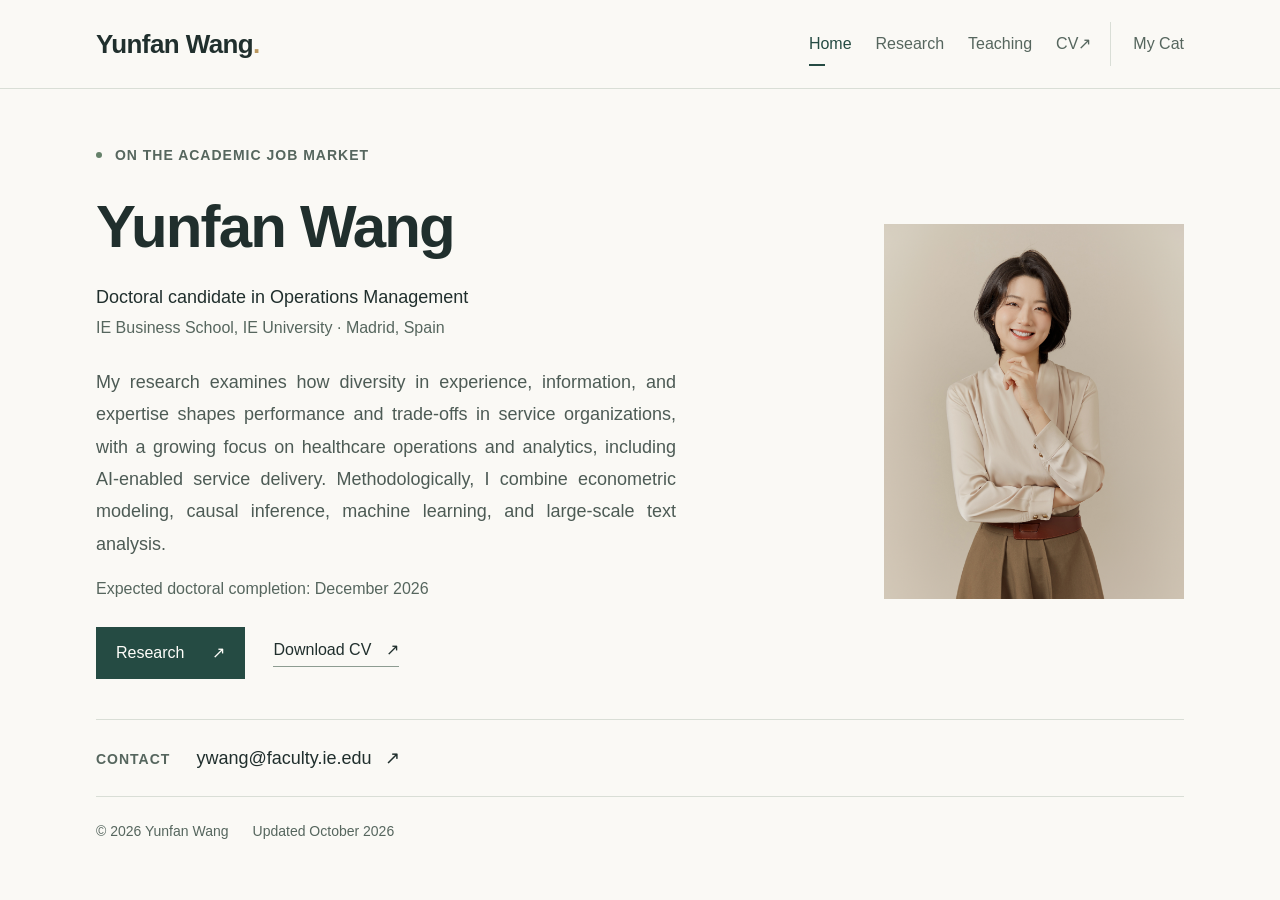
<file: index.html>
<!doctype html>
<html lang="en">
<head>
  <meta charset="utf-8">
  <meta name="viewport" content="width=device-width, initial-scale=1">
  <meta name="description" content="Yunfan Wang, doctoral candidate in Operations Management at IE Business School, IE University.">
  <meta name="theme-color" content="#254b43">
  <title>Yunfan Wang | Operations Management</title>
  <link rel="icon" href="assets/favicon.svg" type="image/svg+xml">
  <link rel="stylesheet" href="styles.css?v=justify-wholewords-20261023">
  <link rel="stylesheet" href="typography.css?v=site-rhythm-20261024">
  <script src="script.js?v=cat-20261023" defer></script>
</head>
<body class="home-page" data-page="home">
  <a class="skip-link" href="#main">Skip to content</a>
  <header class="site-header">
    <div class="header-inner">
      <a class="wordmark" href="index.html">Yunfan Wang<span class="wordmark-dot" aria-hidden="true">.</span></a>
      <button class="menu-toggle" aria-expanded="false" aria-controls="main-nav">Menu <span aria-hidden="true">+</span></button>
      <nav id="main-nav" aria-label="Main navigation">
        <a href="index.html" aria-current="page">Home</a>
        <a href="research.html">Research</a>
        <a href="teaching.html">Teaching</a>
        <a href="assets/Yunfan_Wang_CV.pdf" target="_blank" rel="noopener">CV <span aria-hidden="true">↗</span><span class="sr-only"> (PDF, opens in new tab)</span></a>
        <a class="personal-nav" href="my-cat.html">My Cat</a>
      </nav>
    </div>
  </header>
  <main id="main">
    <section class="hero" id="about" aria-labelledby="name">
      <div class="hero-copy">
        <p class="eyebrow"><span class="status-dot" aria-hidden="true"></span> On the academic job market</p>
        <h1 id="name">Yunfan Wang</h1>
        <p class="role">Doctoral candidate in Operations Management</p>
        <p class="affiliation">IE Business School, IE University · Madrid, Spain</p>
        <div class="intro"><p>My research examines how diversity in experience, information, and expertise shapes performance and trade-offs in service organizations, with a growing focus on healthcare operations and analytics, including AI-enabled service delivery. Methodologically, I combine econometric modeling, causal inference, machine learning, and large-scale text analysis.</p></div>
        <p class="home-completion">Expected doctoral completion: December 2026</p>
        <div class="hero-actions">
          <a class="button button-primary" href="research.html">Research <span aria-hidden="true">↗</span></a>
          <a class="text-link" href="assets/Yunfan_Wang_CV.pdf" download>Download CV <span aria-hidden="true">↗</span><span class="sr-only"> (PDF)</span></a>
        </div>
      </div>
      <figure class="portrait home-portrait"><img src="assets/yunfan-wang-portrait.jpeg" alt="Portrait of Yunfan Wang" width="4480" height="6720" decoding="async" fetchpriority="high"></figure>
    </section>
    <section class="home-contact" id="contact" aria-label="Contact">
      <span class="eyebrow">Contact</span>
      <a href="mailto:ywang@faculty.ie.edu">ywang@faculty.ie.edu <span aria-hidden="true">↗</span></a>
    </section>
  </main>
  <footer><span>© 2026 Yunfan Wang</span><span>Updated October 2026</span></footer>
</body>
</html>
</file>
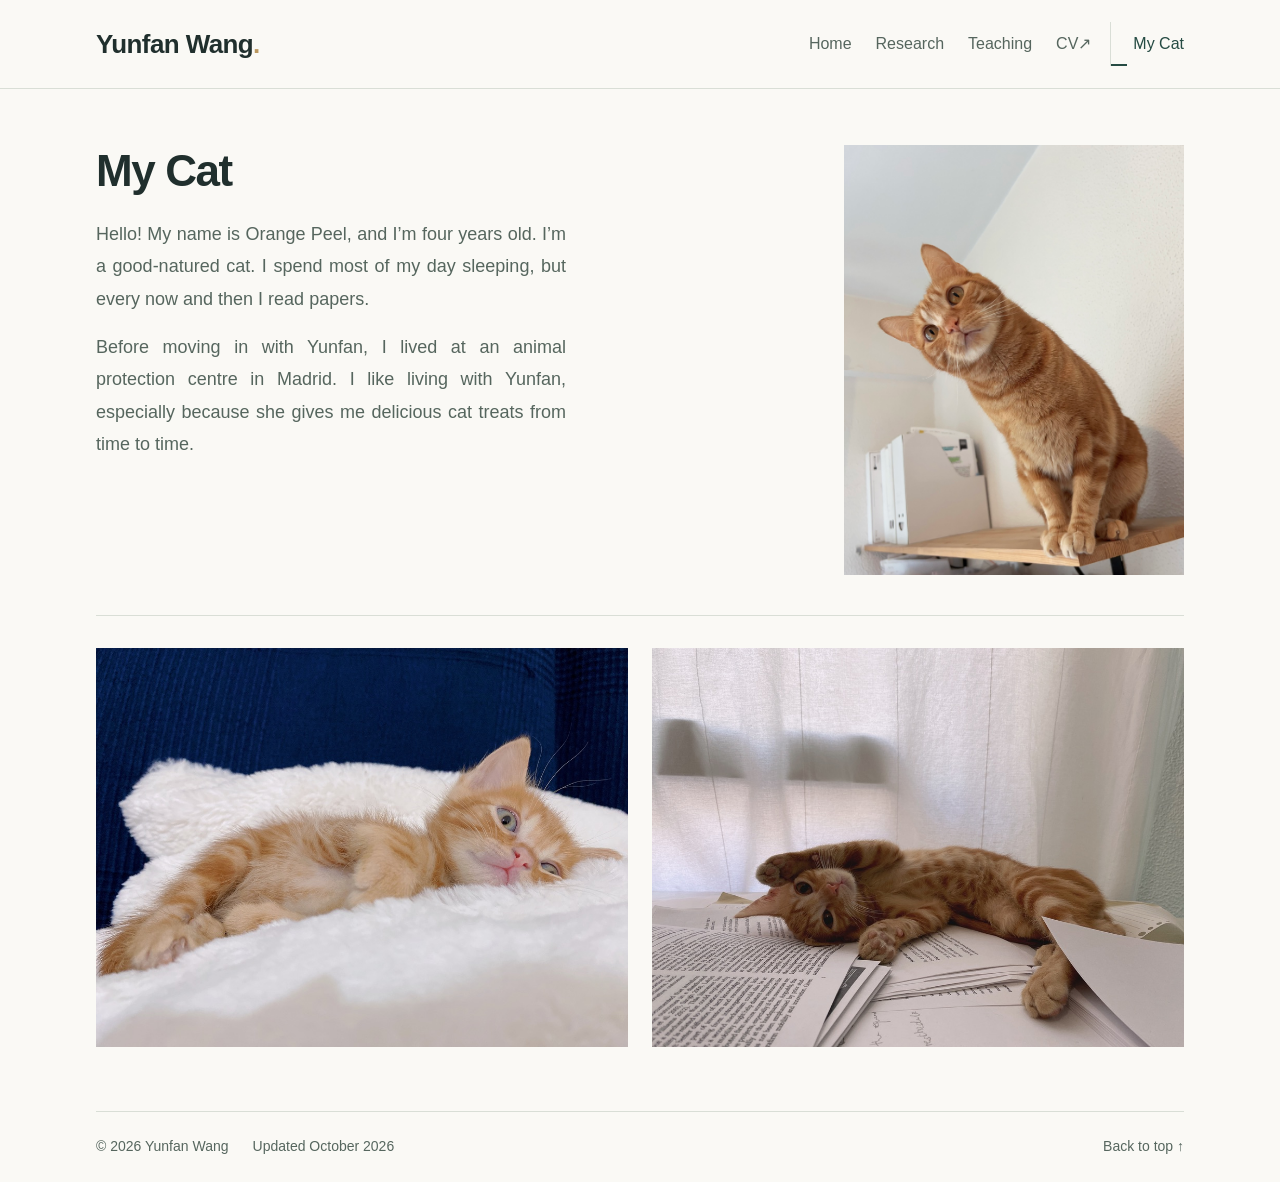
<file: my-cat.html>
<!doctype html>
<html lang="en">
<head>
  <meta charset="utf-8">
  <meta name="viewport" content="width=device-width, initial-scale=1">
  <meta name="description" content="Meet Orange Peel, Yunfan Wang's cat, adopted from an animal protection centre in Madrid.">
  <meta name="theme-color" content="#254b43">
  <title>My Cat | Yunfan Wang</title>
  <link rel="icon" href="assets/favicon.svg" type="image/svg+xml">
  <link rel="stylesheet" href="styles.css?v=justify-wholewords-20261023">
  <link rel="stylesheet" href="typography.css?v=site-rhythm-20261024">
  <script src="script.js?v=cat-copy-20261023" defer></script>
</head>
<body class="document-page cat-page" data-page="cat">
  <a class="skip-link" href="#main">Skip to content</a>
  <header class="site-header">
    <div class="header-inner">
      <a class="wordmark" href="index.html">Yunfan Wang<span class="wordmark-dot" aria-hidden="true">.</span></a>
      <button class="menu-toggle" aria-expanded="false" aria-controls="main-nav">Menu <span aria-hidden="true">+</span></button>
      <nav id="main-nav" aria-label="Main navigation">
        <a href="index.html">Home</a>
        <a href="research.html">Research</a>
        <a href="teaching.html">Teaching</a>
        <a href="assets/Yunfan_Wang_CV.pdf" target="_blank" rel="noopener">CV <span aria-hidden="true">↗</span><span class="sr-only"> (PDF, opens in new tab)</span></a>
        <a class="personal-nav" href="my-cat.html" aria-current="page">My Cat</a>
      </nav>
    </div>
  </header>
  <main id="main">
    <section class="cat-intro" aria-labelledby="cat-heading">
      <div class="cat-copy">
        <h1 id="cat-heading">My Cat</h1>
        <p class="cat-description">Hello! My name is Orange Peel, and I’m <span data-cat-age="2022-05-13" data-cat-age-format="words">four</span> years old. I’m a good-natured cat. I spend most of my day sleeping, but every now and then I read papers.</p>
        <p class="cat-description">Before moving in with Yunfan, I lived at an animal protection centre in Madrid. I like living with Yunfan, especially because she gives me delicious cat treats from time to time.</p>
      </div>
      <figure class="cat-main-photo">
        <a href="assets/cat-portrait.jpeg" target="_blank" rel="noopener" aria-label="View a full-size portrait of Orange Peel (opens in a new tab)"><img src="assets/cat-portrait.jpeg" alt="Orange Peel sitting on a shelf with his head tilted" width="1576" height="1994" decoding="async" fetchpriority="high"></a>
      </figure>
    </section>
    <section class="cat-gallery" aria-label="More photos of Orange Peel">
      <figure><a href="assets/cat-relaxing.jpeg" target="_blank" rel="noopener" aria-label="View Orange Peel relaxing (opens in a new tab)"><img src="assets/cat-relaxing.jpeg" alt="Orange Peel relaxing on a white blanket" width="1024" height="768" loading="lazy" decoding="async"></a></figure>
      <figure><a href="assets/cat-on-papers.jpeg" target="_blank" rel="noopener" aria-label="View Orange Peel among the papers (opens in a new tab)"><img src="assets/cat-on-papers.jpeg" alt="Orange Peel lying on a pile of papers" width="1024" height="768" loading="lazy" decoding="async"></a></figure>
    </section>
  </main>
  <footer><span>© 2026 Yunfan Wang</span><span>Updated October 2026</span><a href="#main">Back to top ↑</a></footer>
</body>
</html>
</file>
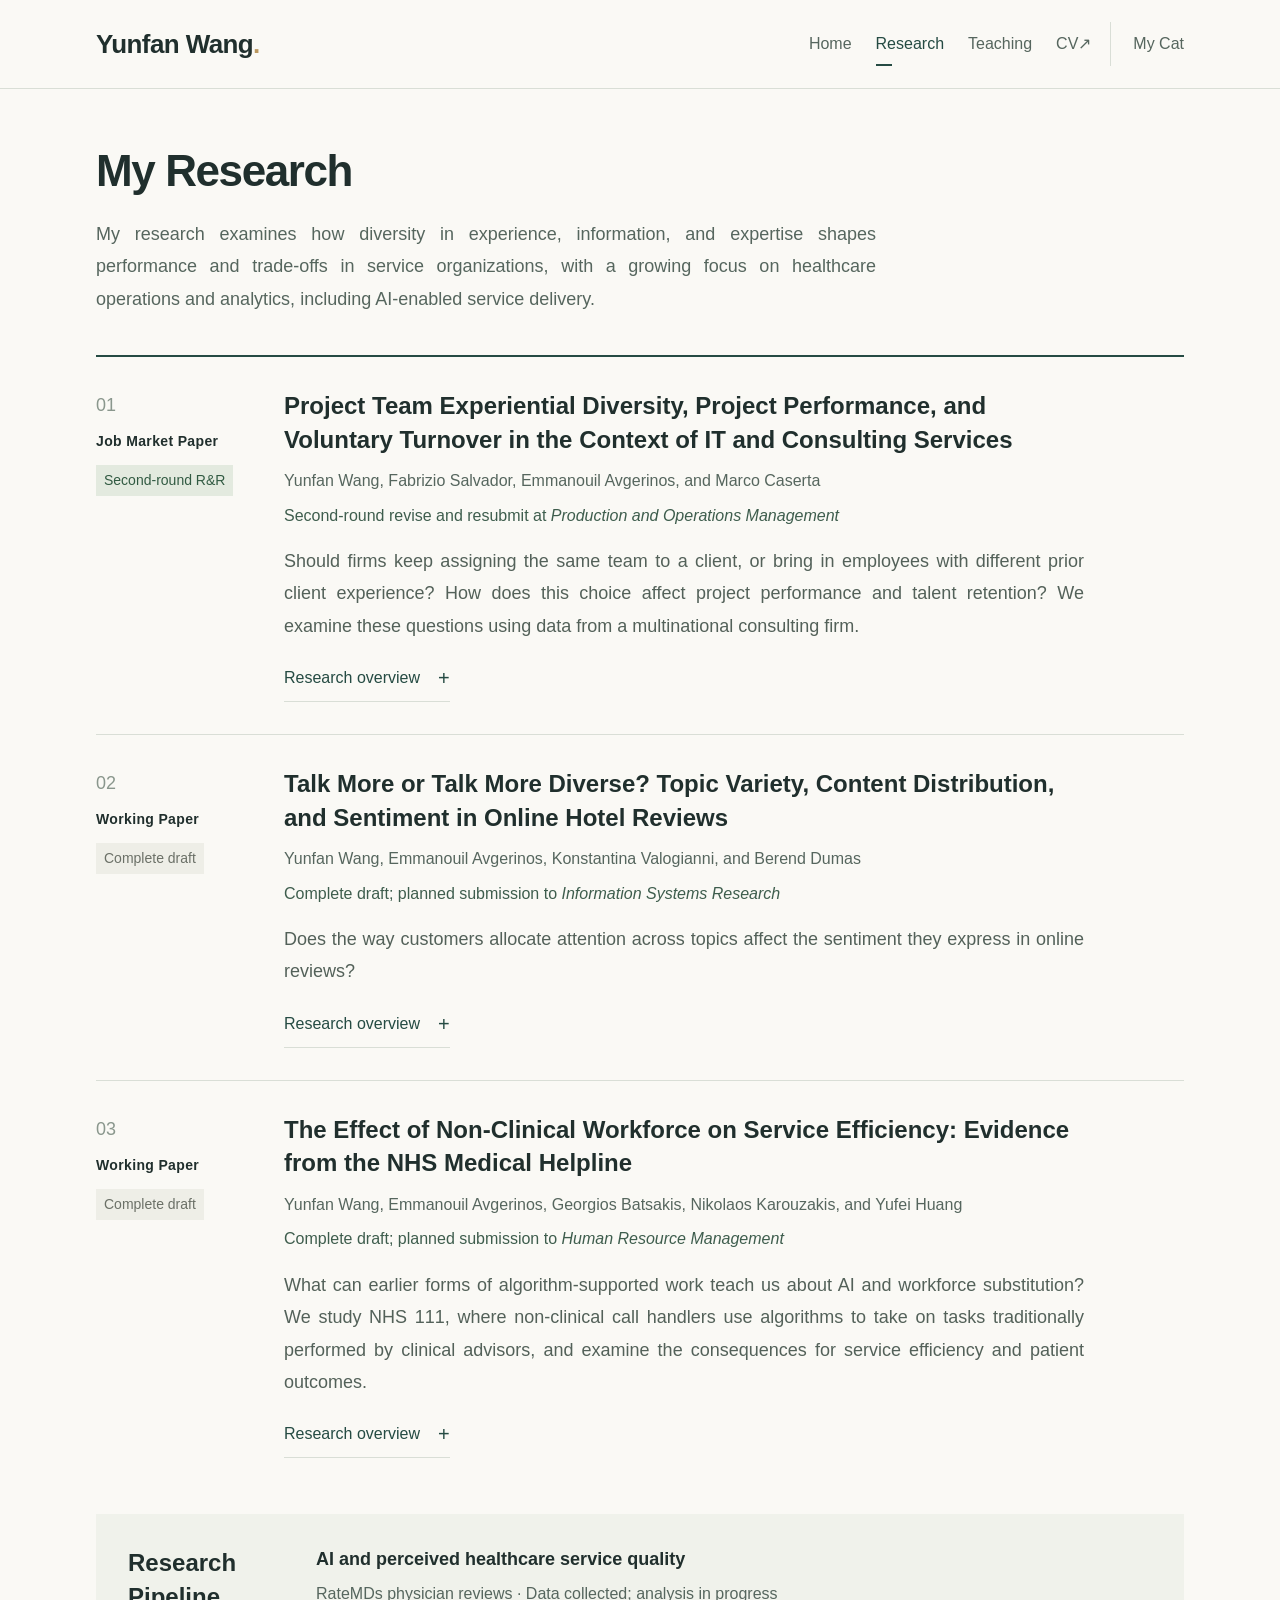
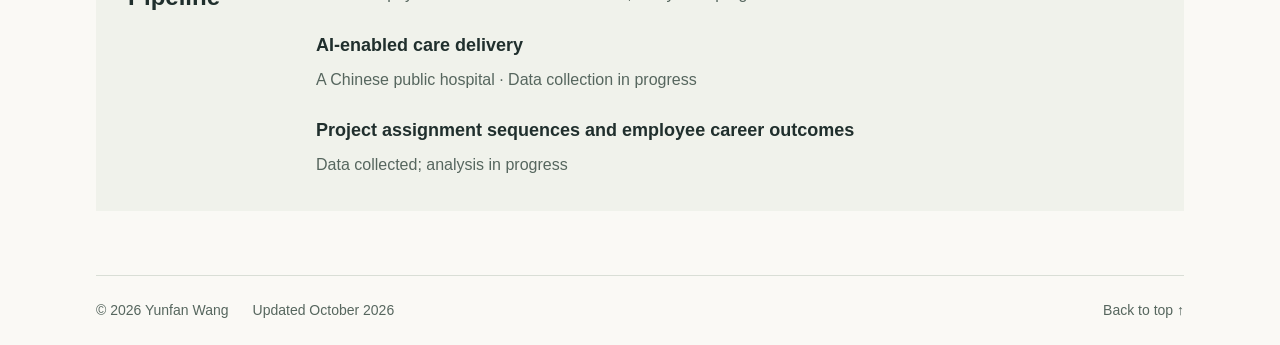
<file: research.html>
<!doctype html>
<html lang="en">
<head>
  <meta charset="utf-8">
  <meta name="viewport" content="width=device-width, initial-scale=1">
  <meta name="description" content="Research by Yunfan Wang on workforce design, diversity, information, and AI in service operations.">
  <meta name="theme-color" content="#254b43">
  <title>Research | Yunfan Wang</title>
  <link rel="icon" href="assets/favicon.svg" type="image/svg+xml">
  <link rel="stylesheet" href="styles.css?v=justify-wholewords-20261023">
  <link rel="stylesheet" href="typography.css?v=site-rhythm-20261024">
  <script src="script.js?v=cat-20261023" defer></script>
</head>
<body class="document-page" data-page="research">
  <a class="skip-link" href="#main">Skip to content</a>
  <header class="site-header">
    <div class="header-inner">
      <a class="wordmark" href="index.html">Yunfan Wang<span class="wordmark-dot" aria-hidden="true">.</span></a>
      <button class="menu-toggle" aria-expanded="false" aria-controls="main-nav">Menu <span aria-hidden="true">+</span></button>
      <nav id="main-nav" aria-label="Main navigation">
        <a href="index.html">Home</a>
        <a href="research.html" aria-current="page">Research</a>
        <a href="teaching.html">Teaching</a>
        <a href="assets/Yunfan_Wang_CV.pdf" target="_blank" rel="noopener">CV <span aria-hidden="true">↗</span><span class="sr-only"> (PDF, opens in new tab)</span></a>
        <a class="personal-nav" href="my-cat.html">My Cat</a>
      </nav>
    </div>
  </header>
  <main id="main">
    <section class="research document-section" id="research" aria-labelledby="research-heading">
      <div class="page-heading"><h1 id="research-heading">My Research</h1><p class="page-description">My research examines how diversity in experience, information, and expertise shapes performance and trade-offs in service organizations, with a growing focus on healthcare operations and analytics, including AI-enabled service delivery.</p></div>

      <article class="paper featured-paper">
        <div class="paper-meta"><span class="paper-number">01</span><span class="paper-category">Job Market Paper</span><span class="status-label">Second-round R&amp;R</span></div>
        <div class="paper-body">
          <h2>Project Team Experiential Diversity, Project Performance, and Voluntary Turnover in the Context of IT and Consulting Services</h2>
          <p class="authors">Yunfan Wang, Fabrizio Salvador, Emmanouil Avgerinos, and Marco Caserta</p>
          <p class="paper-status">Second-round revise and resubmit at <i>Production and Operations Management</i></p>
          <p class="paper-summary">Should firms keep assigning the same team to a client, or bring in employees with different prior client experience? How does this choice affect project performance and talent retention? We examine these questions using data from a multinational consulting firm.</p>
          <details><summary>Research overview <span aria-hidden="true">+</span></summary><div class="detail-content"><p>Project-based firms in knowledge-intensive industries pursue the dual goal of ensuring project profitability and creating a work environment that retains human capital—a key asset in this setting. From an operational standpoint, team composition is a key lever for supporting these two goals, but it presents a theoretical and practical conundrum. On the one hand, assigning employees to experientially diverse teams creates learning opportunities, which should improve performance. On the other hand, as learning increases employees’ market value, it can paradoxically also raise the risk of voluntary turnover. It can potentially harm performance as well, because creating experientially diverse teams implies giving up the potential benefits of stable, specialized teams. In this study, we investigate the effect of team experiential diversity using data from 810 project teams, involving 3,139 employees drawn from a multinational consulting and IT services firm. We focus on team experiential diversity relative to customer experience (i.e., client experience diversity) and familiarity among team members (i.e., coworker experience diversity) and find that both facets of team experiential diversity increase project performance but have an inverted U-shaped relationship with voluntary turnover. Overall, our results indicate that, below a critical threshold, changes in team experiential diversity entail a performance-retention trade-off that must be considered when composing project teams, and that is different from other trade-offs identified by research in voluntary work settings.</p></div></details>
        </div>
      </article>

      <article class="paper">
        <div class="paper-meta"><span class="paper-number">02</span><span class="paper-category">Working Paper</span><span class="status-label neutral">Complete draft</span></div>
        <div class="paper-body">
          <h2>Talk More or Talk More Diverse? Topic Variety, Content Distribution, and Sentiment in Online Hotel Reviews</h2>
          <p class="authors">Yunfan Wang, Emmanouil Avgerinos, Konstantina Valogianni, and Berend Dumas</p>
          <p class="paper-status">Complete draft; planned submission to <i>Information Systems Research</i></p>
          <p class="paper-summary">Does the way customers allocate attention across topics affect the sentiment they express in online reviews?</p>
          <details><summary>Research overview <span aria-hidden="true">+</span></summary><div class="detail-content"><p>The study examines information diversity in customer-generated review text. We conceptualize review diversity along two dimensions: topic variety, which captures the breadth of service attributes discussed in a review, and content distribution, which captures the extent to which review content is concentrated on a subset of those attributes. Using 119,630 English Booking.com reviews from 110 hotels in Amsterdam, Brussels, and London, we build an LLM-based pipeline to identify service topics and classify review sentiment. The results show that topic variety is positively associated with review sentiment, whereas content distribution is negatively associated with review sentiment; both effects are stronger among business travelers. The main contribution is to show that review sentiment is shaped not only by the service experience but also by how customers organize that experience in their writing. The paper also has practical implications for platform design and post-stay review solicitation, where prompts can encourage more informative and balanced customer feedback.</p></div></details>
        </div>
      </article>

      <article class="paper">
        <div class="paper-meta"><span class="paper-number">03</span><span class="paper-category">Working Paper</span><span class="status-label neutral">Complete draft</span></div>
        <div class="paper-body">
          <h2>The Effect of Non-Clinical Workforce on Service Efficiency: Evidence from the NHS Medical Helpline</h2>
          <p class="authors">Yunfan Wang, Emmanouil Avgerinos, Georgios Batsakis, Nikolaos Karouzakis, and Yufei Huang</p>
          <p class="paper-status">Complete draft; planned submission to <i>Human Resource Management</i></p>
          <p class="paper-summary">What can earlier forms of algorithm-supported work teach us about AI and workforce substitution? We study NHS 111, where non-clinical call handlers use algorithms to take on tasks traditionally performed by clinical advisors, and examine the consequences for service efficiency and patient outcomes.</p>
          <details><summary>Research overview <span aria-hidden="true">+</span></summary><div class="detail-content"><p>The study focuses on NHS 111 medical helpline call centers, where non-clinical call handlers and clinical advisors jointly provide advice for urgent but non-life-threatening medical issues. Using 1,105 provider-month observations from 32 NHS 111 call centers, we examine how the non-clinical labor mix—the ratio of time worked by call handlers to time worked by clinical advisors—affects service efficiency and patient-facing outcomes. We find that a higher non-clinical labor mix improves efficiency by increasing timely call-backs, but also increases referrals to other healthcare services, reduces self-care recommendations, and is associated with lower patient compliance. These results show that shifting work to non-clinical staff can increase speed and access, but it may also push costs to other parts of the healthcare system. The paper contributes to healthcare operations and workforce-management research by showing that labor substitution should be evaluated not only by front-end efficiency, but also by downstream service use and patient behavior.</p></div></details>
        </div>
      </article>

      <div class="pipeline">
        <div><h2>Research Pipeline</h2></div>
        <ul>
          <li><strong>AI and perceived healthcare service quality</strong><span>RateMDs physician reviews · Data collected; analysis in progress</span></li>
          <li><strong>AI-enabled care delivery</strong><span>A Chinese public hospital · Data collection in progress</span></li>
          <li><strong>Project assignment sequences and employee career outcomes</strong><span>Data collected; analysis in progress</span></li>
        </ul>
      </div>
    </section>
  </main>
  <footer><span>© 2026 Yunfan Wang</span><span>Updated October 2026</span><a href="#main">Back to top ↑</a></footer>
</body>
</html>
</file>
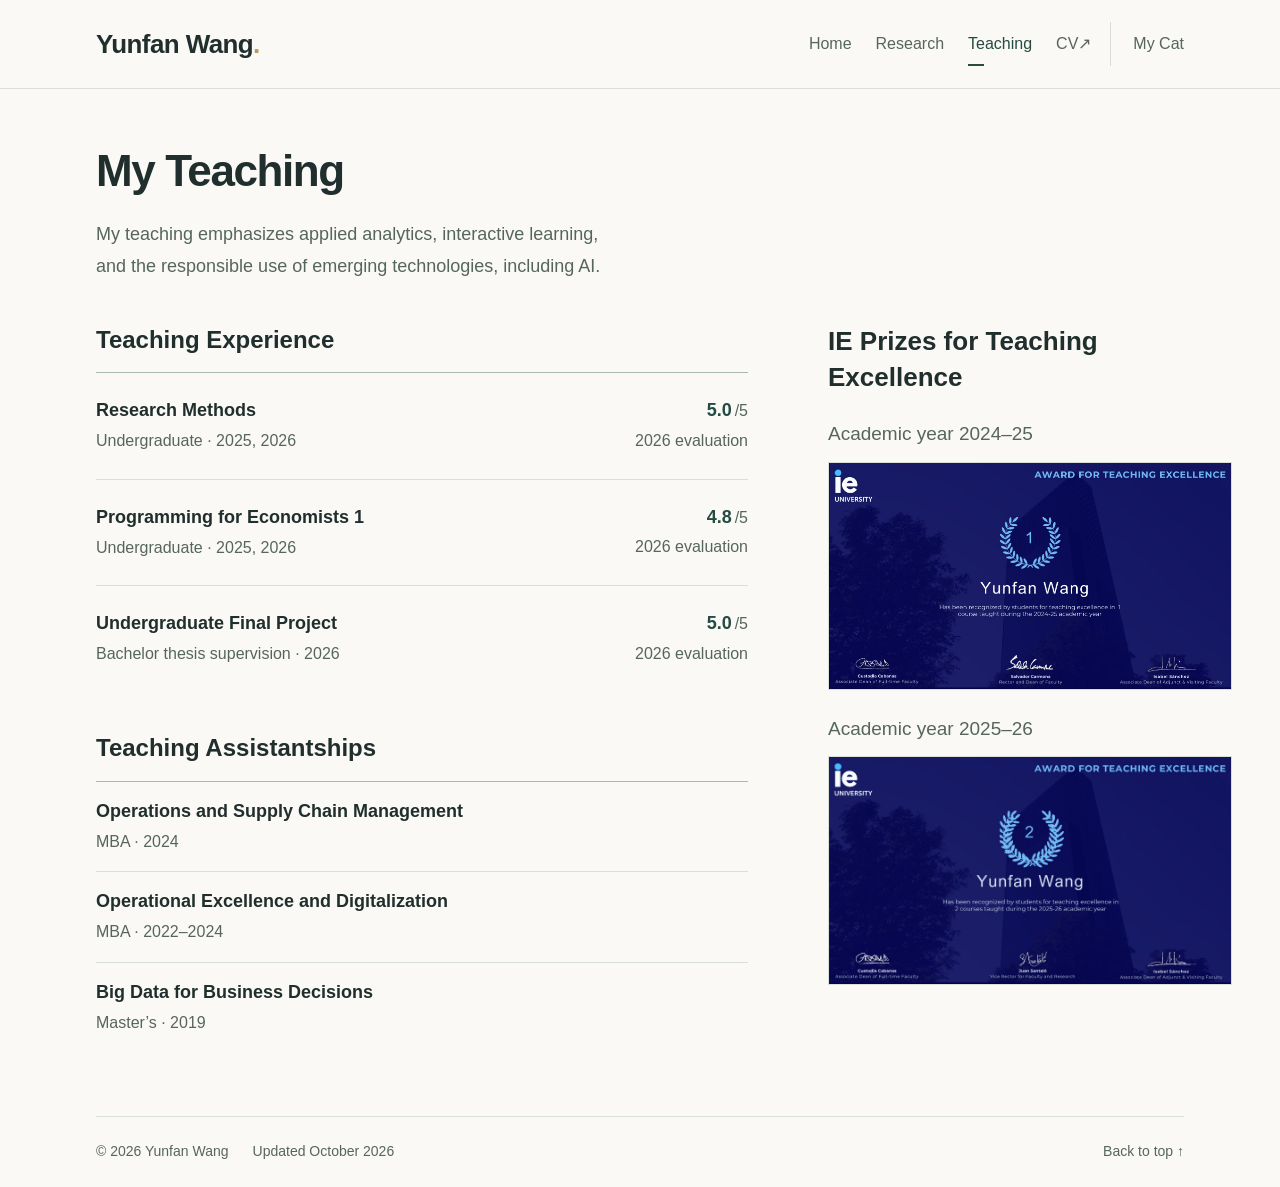
<file: teaching.html>
<!doctype html>
<html lang="en">
<head>
  <meta charset="utf-8">
  <meta name="viewport" content="width=device-width, initial-scale=1">
  <meta name="description" content="Teaching experience, courses, and teaching recognition of Yunfan Wang at IE University.">
  <meta name="theme-color" content="#254b43">
  <title>Teaching | Yunfan Wang</title>
  <link rel="icon" href="assets/favicon.svg" type="image/svg+xml">
  <link rel="stylesheet" href="styles.css?v=teaching-layout-20261023">
  <link rel="stylesheet" href="teaching.css?v=certificate-years-20261029">
  <link rel="stylesheet" href="typography.css?v=site-rhythm-20261024">
  <script src="script.js?v=cat-20261023" defer></script>
</head>
<body class="document-page teaching-page" data-page="teaching">
  <a class="skip-link" href="#main">Skip to content</a>
  <header class="site-header">
    <div class="header-inner">
      <a class="wordmark" href="index.html">Yunfan Wang<span class="wordmark-dot" aria-hidden="true">.</span></a>
      <button class="menu-toggle" aria-expanded="false" aria-controls="main-nav">Menu <span aria-hidden="true">+</span></button>
      <nav id="main-nav" aria-label="Main navigation">
        <a href="index.html">Home</a>
        <a href="research.html">Research</a>
        <a href="teaching.html" aria-current="page">Teaching</a>
        <a href="assets/Yunfan_Wang_CV.pdf" target="_blank" rel="noopener">CV <span aria-hidden="true">↗</span><span class="sr-only"> (PDF, opens in new tab)</span></a>
        <a class="personal-nav" href="my-cat.html">My Cat</a>
      </nav>
    </div>
  </header>
  <main id="main">
    <section class="teaching document-section" id="teaching" aria-labelledby="teaching-heading">
      <div class="page-heading"><h1 id="teaching-heading">My Teaching</h1><p class="page-description">My teaching emphasizes applied analytics, interactive learning,<br> and the responsible use of emerging technologies, including AI.</p></div>
      <div class="teaching-grid">
        <section class="teaching-experience" aria-labelledby="experience-heading">
          <h2 class="teaching-primary-heading" id="experience-heading">Teaching Experience</h2>
          <div class="teaching-course-list">
            <article class="teaching-course">
              <div><h3 class="teaching-course-name">Research Methods</h3><p class="teaching-course-meta">Undergraduate · 2025, 2026</p></div>
              <div class="teaching-evaluation"><p class="teaching-score"><strong>5.0</strong><span>/5</span></p><p class="teaching-score-caption">2026 evaluation</p></div>
            </article>
            <article class="teaching-course">
              <div><h3 class="teaching-course-name">Programming for Economists 1</h3><p class="teaching-course-meta">Undergraduate · 2025, 2026</p></div>
              <div class="teaching-evaluation"><p class="teaching-score"><strong>4.8</strong><span>/5</span></p><p class="teaching-score-caption">2026 evaluation</p></div>
            </article>
            <article class="teaching-course">
              <div><h3 class="teaching-course-name">Undergraduate Final Project</h3><p class="teaching-course-meta">Bachelor thesis supervision · 2026</p></div>
              <div class="teaching-evaluation"><p class="teaching-score"><strong>5.0</strong><span>/5</span></p><p class="teaching-score-caption">2026 evaluation</p></div>
            </article>
          </div>
          <section class="teaching-ta-section" aria-labelledby="assistantships-heading">
            <h3 class="teaching-ta-heading" id="assistantships-heading">Teaching Assistantships</h3>
            <div class="teaching-ta-courses">
              <div class="teaching-ta-course"><h4>Operations and Supply Chain Management</h4><p>MBA · 2024</p></div>
              <div class="teaching-ta-course"><h4>Operational Excellence and Digitalization</h4><p>MBA · 2022–2024</p></div>
              <div class="teaching-ta-course"><h4>Big Data for Business Decisions</h4><p>Master’s · 2019</p></div>
            </div>
          </section>
        </section>
        <aside class="teaching-award" aria-labelledby="teaching-award-heading">
          <h2 id="teaching-award-heading">IE Prizes for Teaching Excellence</h2>
          <figure class="teaching-certificate">
            <figcaption class="teaching-award-years">Academic year 2024–25</figcaption>
            <a href="assets/Yunfan_Wang_Teaching_Excellence_2024-25.pdf" target="_blank" rel="noopener" aria-label="View 2024–25 teaching excellence certificate (PDF, opens in a new tab)">
              <img src="assets/teaching-excellence-2024-25.jpg" alt="IE University Award for Teaching Excellence certificate for Yunfan Wang, academic year 2024–25" width="1600" height="900" decoding="async">
            </a>
          </figure>
          <figure class="teaching-certificate">
            <figcaption class="teaching-award-years">Academic year 2025–26</figcaption>
            <a href="assets/Yunfan_Wang_Teaching_Excellence_2025-26.pdf" target="_blank" rel="noopener" aria-label="View 2025–26 teaching excellence certificate (PDF, opens in a new tab)">
              <img src="assets/teaching-excellence-2025-26.jpg" alt="IE University Award for Teaching Excellence certificate for Yunfan Wang, academic year 2025–26" width="1800" height="1013" decoding="async">
            </a>
          </figure>
        </aside>
      </div>
    </section>
  </main>
  <footer><span>© 2026 Yunfan Wang</span><span>Updated October 2026</span><a href="#main">Back to top ↑</a></footer>
</body>
</html>
</file>
<file: styles.css>
:root{--paper:#faf9f5;--white:#fffefa;--ink:#202f2d;--muted:#56665e;--green:#254b43;--pale:#e9eee7;--line:#d9ded6;--gold:#bb985f;--serif:Georgia,'Times New Roman',serif;--sans:-apple-system,BlinkMacSystemFont,'Segoe UI',Arial,sans-serif}
*{box-sizing:border-box}html{scroll-behavior:smooth;scroll-padding-top:100px}body{margin:0;background:var(--paper);color:var(--ink);font-family:var(--sans);font-size:16px;line-height:1.65;-webkit-font-smoothing:antialiased}a{color:inherit;text-decoration:none}button{font:inherit}button,a,summary{-webkit-tap-highlight-color:transparent}a:focus-visible,button:focus-visible,summary:focus-visible{outline:3px solid var(--gold);outline-offset:6px}::selection{background:#d6e3d4}.sr-only{position:absolute;width:1px;height:1px;padding:0;overflow:hidden;clip:rect(0,0,0,0);white-space:nowrap;border:0}.skip-link{position:fixed;left:20px;top:-80px;padding:10px 18px;background:var(--green);color:white;z-index:20}.skip-link:focus{top:12px}.site-header{position:sticky;top:0;z-index:10;background:rgba(250,249,245,.96);border-bottom:1px solid var(--line)}.header-inner{max-width:1160px;margin:auto;min-height:88px;padding:0 36px;display:flex;align-items:center;justify-content:space-between;gap:24px}.wordmark{font-family:var(--serif);font-size:26px;letter-spacing:-.6px}.wordmark-dot{color:var(--gold)}nav{display:flex;gap:30px;align-items:center;font-size:14px}nav a{position:relative;padding:8px 0;color:var(--muted)}nav a:hover,nav a[aria-current]{color:var(--green)}nav a[aria-current]::after{content:'';position:absolute;left:0;bottom:0;width:16px;height:2px;background:var(--green)}.menu-toggle{display:none}main{max-width:1160px;margin:auto;padding:0 36px}.page-section{scroll-margin-top:20px}.hero{display:grid;grid-template-columns:minmax(0,1fr) 300px;gap:74px;padding:90px 0 94px;border-bottom:1px solid var(--line)}.eyebrow{font-size:14px;line-height:1.5;letter-spacing:1.9px;text-transform:uppercase;font-weight:650;margin:0 0 22px;color:var(--muted)}.status-dot{display:inline-block;width:6px;height:6px;background:#65816a;border-radius:50%;margin-right:8px;vertical-align:2px}h1,h2,h3,h4,p{margin-top:0}h1{font-family:var(--serif);font-size:clamp(56px,6.6vw,82px);font-weight:400;letter-spacing:-3.5px;line-height:1.12;margin-bottom:24px}.role{font-size:19px;line-height:1.45;margin-bottom:4px}.affiliation{font-size:14px;color:var(--muted);margin-bottom:30px}.intro{max-width:592px;font-size:17px;color:#4d5b55;line-height:1.8}.intro p{margin-bottom:14px}.hero-actions{display:flex;gap:28px;align-items:center;margin-top:33px}.button{display:inline-flex;align-items:center;justify-content:space-between;gap:28px;padding:13px 20px;font-size:14px;font-weight:550;transition:background .2s}.button-primary{background:var(--green);color:var(--white)}.button-primary:hover{background:#356355}.text-link{font-size:14px;border-bottom:1px solid #8d9c91;padding-bottom:4px}.text-link span{margin-left:10px}.text-link:hover{color:#648067}.hero-aside{background:var(--green);color:#f1f2e7;align-self:start;margin-top:4px}.aside-content{padding:26px 29px 28px}.hero-aside .eyebrow{color:#b4c6b8;margin-bottom:14px;font-size:14px}.settings-list{padding:0;list-style:none;margin:0 0 26px;font-size:14px}.settings-list li{display:flex;gap:15px;padding:6px 0}.settings-list span{font-size:14px;color:#abc0ae;padding-top:2px}.completion{padding-top:20px;border-top:1px solid rgba(255,255,255,.16)}.completion span{display:block;color:#b4c6b8;font-size:14px}.completion strong{display:block;font-family:var(--serif);font-size:23px;font-weight:400;margin-top:2px}.aside-email{display:flex;justify-content:space-between;font-size:14px;margin-top:25px}.aside-email:hover{text-decoration:underline}.research,.teaching{padding:76px 0 0}.section-heading{display:flex;justify-content:space-between;gap:45px;align-items:flex-end;margin-bottom:48px}.section-heading .eyebrow{margin-bottom:17px}h2{font:400 43px/1.16 var(--serif);letter-spacing:-1.2px;margin-bottom:0}.section-intro{font-size:14px;line-height:1.8;color:var(--muted);max-width:325px;margin-bottom:2px}.paper{display:grid;grid-template-columns:160px 1fr;gap:28px;padding:33px 0 32px;border-top:1px solid var(--line)}.featured-paper{border-top:2px solid var(--green)}.paper-meta{display:flex;align-items:flex-start;flex-direction:column;gap:11px;padding-top:3px}.paper-number{font:400 21px var(--serif);color:#8a978d}.paper-category{font-size:14px;font-weight:600;letter-spacing:.6px}.status-label{display:inline-block;font-size:14px;line-height:1.3;background:#e3eadf;color:#315a42;padding:5px 7px}.status-label.neutral{background:#eeeee7;color:#6b7067}.paper h3{font:400 25px/1.35 var(--serif);letter-spacing:-.3px;margin-bottom:12px;max-width:810px}.authors{font-size:14px;line-height:1.7;color:var(--muted);margin-bottom:8px}.paper-status{font-size:14px;color:#3e5d4d;margin-bottom:17px}.paper-summary{font-size:14px;line-height:1.85;margin-bottom:17px;color:#536159;max-width:800px}details{font-size:14px;max-width:800px}summary{display:inline-flex;align-items:center;gap:18px;list-style:none;cursor:pointer;border-bottom:1px solid var(--line);padding-bottom:3px;font-size:14px;color:var(--green);font-weight:600}summary::-webkit-details-marker{display:none}summary span{font-size:14px;font-weight:400}details[open] summary span{transform:rotate(45deg)}.detail-content{padding:17px 20px;margin-top:16px;background:#f0f2eb;color:#526057;font-size:14px;line-height:1.85;border-left:2px solid #93aa90}.detail-content p{margin:0}.pipeline{display:grid;grid-template-columns:160px 1fr;gap:28px;background:#f0f2eb;margin-top:25px;padding:28px 30px 20px}.pipeline .eyebrow{font-size:14px;margin-bottom:9px}.pipeline h3{font:400 23px/1.25 var(--serif)}.pipeline ul{list-style:none;padding:0;margin:0}.pipeline li{padding:0 0 17px}.pipeline strong{display:block;font-size:14px;font-weight:500}.pipeline li span{display:block;font-size:14px;color:var(--muted);margin-top:4px}.teaching{padding-bottom:80px;border-bottom:1px solid var(--line)}.teaching-layout{display:grid;grid-template-columns:minmax(0,1.55fr) minmax(0,1fr);gap:65px}.courses>.eyebrow{font-size:14px;margin-bottom:10px}.course{display:flex;justify-content:space-between;align-items:center;gap:20px;padding:24px 0;border-bottom:1px solid var(--line)}.course:last-child{border-bottom:0}.course h3{font:400 22px/1.3 var(--serif);margin-bottom:7px}.course p{font-size:14px;color:var(--muted);margin-bottom:0}.course .evaluation{text-align:right;flex-shrink:0}.evaluation strong{display:block;font-family:var(--serif);font-size:29px;line-height:1.3;color:var(--green);font-weight:400}.evaluation strong span{font:14px var(--sans);color:var(--muted)}.evaluation small{display:block;font-size:14px}.teaching-note{background:#edece2;padding:26px 28px}.award-mark{display:block;font-size:34px;line-height:1.2;color:#a58650;margin-bottom:18px}.teaching-note .eyebrow{font-size:14px;margin-bottom:12px}.teaching-note h3{font:400 25px/1.3 var(--serif);margin-bottom:10px}.teaching-note>p:last-of-type{font-size:14px;color:var(--muted)}.ta-note{border-top:1px solid #d5d6cb;padding-top:18px;margin-top:24px}.ta-note h4{font-size:14px;font-weight:600;margin-bottom:8px}.ta-note p{font-size:14px;line-height:1.8;color:var(--muted);margin-bottom:0}.contact{display:grid;grid-template-columns:1fr 1fr;gap:50px;padding:65px 0 67px}.contact .eyebrow{margin-bottom:15px}.contact h2{font-size:51px}.contact>div>p:last-child{font-size:14px;color:var(--muted);margin-top:17px}.contact-links{padding-top:20px}.contact-email{font:400 25px var(--serif);display:flex;align-items:center;justify-content:space-between;gap:15px;border-bottom:1px solid var(--line);padding-bottom:17px;overflow-wrap:anywhere}.contact-email:hover{color:#5b7960}.contact-links>p{font-size:14px;color:var(--muted);margin:19px 0}footer{border-top:1px solid var(--line);max-width:1088px;margin:0 auto;padding:22px 0 25px;font-size:14px;color:var(--muted);display:flex;align-items:center;gap:25px}footer a{margin-left:auto}footer a:hover{color:var(--green)}
@media(min-width:1400px){.hero{padding-top:105px;padding-bottom:105px}}
@media(max-width:1000px){.hero{grid-template-columns:minmax(0,1fr) 265px;gap:36px;padding:65px 0}.hero-actions{gap:20px}.hero-actions .button{gap:15px}h1{font-size:65px}.intro{font-size:15px}.role{font-size:17px}.paper{grid-template-columns:130px 1fr}.pipeline{grid-template-columns:130px 1fr}.teaching-layout{gap:35px}.section-intro{max-width:270px}.contact-email{font-size:22px}footer{margin-left:36px;margin-right:36px}}
@media(max-width:760px){html{scroll-padding-top:83px}.header-inner{min-height:74px;padding:0 24px}.wordmark{font-size:24px}nav{gap:19px;font-size:14px}main{padding:0 24px}.hero{grid-template-columns:1fr;padding-top:52px;gap:38px}.hero-copy{max-width:620px}h1{font-size:66px}.hero-aside{display:grid;grid-template-columns:150px 1fr}.aside-content{padding:23px}.settings-list{margin-bottom:17px}.completion{padding-top:15px}.completion strong{font-size:21px}.aside-email{margin-top:18px}.section-heading{gap:25px;align-items:flex-start}.section-intro{max-width:240px;padding-top:29px;font-size:14px}h2{font-size:35px}.research,.teaching{padding-top:54px}.paper{grid-template-columns:110px 1fr;gap:20px}.paper h3{font-size:22px}.pipeline{grid-template-columns:110px 1fr;padding:24px 20px;gap:20px}.pipeline h3{font-size:20px}.teaching-layout{grid-template-columns:1fr;gap:30px}.teaching-note{position:relative;padding:27px}.award-mark{position:absolute;right:30px;top:25px}.teaching-note h3 br{display:none}.teaching-note .ta-note{max-width:550px}.contact{gap:35px;padding-top:50px;padding-bottom:50px}.contact h2{font-size:43px}.contact-email{font-size:19px}footer{margin-left:24px;margin-right:24px}}
@media(max-width:540px){.header-inner{flex-wrap:wrap;gap:0;position:relative;min-height:70px}.menu-toggle{display:flex;align-items:center;gap:13px;border:0;background:transparent;padding:12px 0;color:var(--green);font-size:14px}.menu-toggle span{font-size:19px}.menu-toggle[aria-expanded=true] span{transform:rotate(45deg)}nav{display:none;flex-basis:100%;padding:5px 0 18px;gap:25px;justify-content:flex-start}nav.is-open{display:flex}.hero{padding-top:42px;padding-bottom:45px}.eyebrow{font-size:14px;letter-spacing:1.6px}h1{font-size:59px;letter-spacing:-2.6px;margin-bottom:19px}.role{font-size:16px}.affiliation{font-size:14px;line-height:1.8;margin-bottom:25px}.intro{font-size:15px;line-height:1.8}.hero-actions{gap:23px;margin-top:27px}.button{font-size:14px;padding:12px 16px;gap:15px}.hero-actions .text-link{font-size:14px}.hero-aside{grid-template-columns:90px 1fr}.aside-content{padding:23px 22px}.section-heading{display:block;margin-bottom:29px}h2{font-size:35px}.section-intro{padding-top:0;margin-top:20px;max-width:100%;font-size:14px}.paper{display:block;padding:26px 0}.paper-meta{flex-direction:row;align-items:center;gap:12px;margin-bottom:15px;padding-top:0}.paper-number{font-size:18px}.paper-category{font-size:14px}.status-label{font-size:14px;padding:4px 6px;margin-left:auto}.paper h3{font-size:23px;line-height:1.35}.authors{font-size:14px}.paper-status{font-size:14px;line-height:1.7}.paper-summary{font-size:14px}.pipeline{display:block;padding:24px}.pipeline h3{font-size:25px;margin-bottom:23px}.pipeline li{padding-bottom:19px}.pipeline li:last-child{padding-bottom:0}.pipeline strong{font-size:14px}.pipeline li span{font-size:14px;line-height:1.7}.course{gap:15px}.course h3{font-size:21px}.course p{font-size:14px}.evaluation strong{font-size:26px}.evaluation small{font-size:14px}.teaching{padding-bottom:45px}.contact{grid-template-columns:1fr;gap:15px;padding-top:42px;padding-bottom:42px}.contact-links{padding-top:7px}.contact-email{font-size:25px}.contact h2{font-size:46px}footer{flex-wrap:wrap;gap:10px 20px;font-size:14px;padding:20px 0}footer a{margin-left:auto}}
@media(prefers-reduced-motion:reduce){html{scroll-behavior:auto}*{transition:none!important}}

/* Portrait supplied by Yunfan, 21 October 2026. Source pixels unchanged. */
.portrait{aspect-ratio:4/5;overflow:hidden;background:#c8bfaf}.portrait img{display:block;width:100%;height:100%;object-fit:cover;object-position:50% 25%}
@media(max-width:760px){.hero-aside{grid-template-columns:200px minmax(0,1fr)}.portrait{aspect-ratio:auto;min-height:300px}}
@media(max-width:540px){.hero-aside{display:block}.portrait{aspect-ratio:4/5;min-height:0}}

/* Readability: keep meaningful text legible at every breakpoint. */
body{font-size:18px;line-height:1.75}
nav{font-size:16px}
nav a{min-height:44px;display:inline-flex;align-items:center}
.eyebrow,.hero-aside .eyebrow,.pipeline .eyebrow,.courses>.eyebrow,.teaching-note .eyebrow{font-size:14px;letter-spacing:1px;line-height:1.55}
.role{font-size:21px}
.affiliation{font-size:16px;line-height:1.7}
.intro{font-size:18px;line-height:1.8}
.hero-actions{flex-wrap:wrap;row-gap:18px}
.button,.text-link,.hero-actions .text-link{font-size:16px}
.button{padding:14px 20px}
.aside-content{padding:26px 24px 28px}
.settings-list{font-size:16px}
.settings-list li{gap:12px;align-items:baseline}
.settings-list span,.completion span{font-size:14px}
.aside-email{display:block;font-size:16px;line-height:1.65;overflow-wrap:anywhere}
.aside-email span{display:inline-block;margin-left:7px}
.section-intro{font-size:17px;line-height:1.75;max-width:360px}
.paper{grid-template-columns:160px minmax(0,1fr)}
.paper-body,.pipeline ul{min-width:0}
.paper-category{font-size:14px;letter-spacing:.35px}
.status-label{font-size:14px;line-height:1.5;padding:5px 8px}
.paper h3{font-size:28px;line-height:1.4}
.authors,.paper-status{font-size:16px;line-height:1.75}
.paper-summary{font-size:17px;line-height:1.8}
details,.detail-content{font-size:16px;line-height:1.8}
summary{font-size:16px;min-height:44px}
summary span{font-size:20px}
.pipeline{grid-template-columns:160px minmax(0,1fr);padding:30px}
.pipeline h3{font-size:26px;line-height:1.4}
.pipeline li{padding-bottom:24px}
.pipeline li:last-child{padding-bottom:0}
.pipeline strong{font-size:18px;line-height:1.6}
.pipeline li span{font-size:16px;line-height:1.75;margin-top:6px}
.course>div{min-width:0}
.courses,.teaching-note{min-width:0}
.course p{font-size:16px;line-height:1.65}
.course .evaluation{width:110px;max-width:38%;white-space:normal}
.evaluation strong span,.evaluation small{font-size:14px;line-height:1.5}
.teaching-note>p:last-of-type,.ta-note p{font-size:16px;line-height:1.75}
.ta-note h4{font-size:16px}
.contact>div>p:last-child,.contact-links>p{font-size:16px;line-height:1.75}
footer{font-size:14px;flex-wrap:wrap;gap:12px 24px}
@media(max-width:1000px){
  .paper{grid-template-columns:135px minmax(0,1fr)}
  .pipeline{grid-template-columns:135px minmax(0,1fr)}
  .section-intro{max-width:300px}
}
@media(max-width:760px){
  .header-inner{flex-wrap:wrap;gap:0}
  .menu-toggle{display:flex;align-items:center;gap:13px;border:0;background:transparent;padding:12px 0;color:var(--green);font-size:16px;min-height:44px}
  .menu-toggle span{font-size:22px}
  .menu-toggle[aria-expanded=true] span{transform:rotate(45deg)}
  nav{display:none;flex-basis:100%;flex-wrap:wrap;padding:6px 0 16px;gap:8px 24px;font-size:16px}
  nav.is-open{display:flex}
  .section-heading{display:block}
  .section-intro{max-width:100%;padding-top:0;margin-top:20px}
  .paper{grid-template-columns:135px minmax(0,1fr)}
  .pipeline{grid-template-columns:135px minmax(0,1fr);padding:26px}
  .aside-content{padding:24px}
  .course h3{font-size:24px}
  .teaching-layout{grid-template-columns:minmax(0,1fr)}
}
@media(max-width:540px){
  .role{font-size:19px}
  .paper{display:block}
  .paper-meta{flex-wrap:wrap;gap:10px 16px}
  .paper-category,.status-label{font-size:14px}
  .status-label{margin-left:0}
  .paper h3{font-size:25px}
  .pipeline{display:block;padding:24px}
  .pipeline h3{font-size:26px}
  .pipeline strong{font-size:18px}
  .pipeline li span{font-size:16px}
  .teaching-note h3{padding-right:34px}
  footer{font-size:14px;align-items:flex-start}
}
@media(max-width:360px){
  .course{display:block}
  .course .evaluation{display:flex;align-items:baseline;gap:12px;text-align:left;width:auto;max-width:100%;margin-top:12px}
  .course h3,.teaching-note h3{overflow-wrap:anywhere}
  .teaching-note h3{padding-right:0}
  .award-mark{position:static}
  .contact-email{font-size:22px}
}

/* A concise homepage, with complete research and teaching on their own pages. */
.home-page .hero{grid-template-columns:minmax(0,1fr) 300px;gap:80px;padding:64px 0 52px;align-items:center;border-bottom:0}
.home-page h1{font-size:72px;letter-spacing:-2.5px;margin-bottom:22px}
.home-page .role{font-size:20px}
.home-page .affiliation{margin-bottom:25px}
.home-page .intro{max-width:580px}
.home-page .intro p{margin-bottom:0}
.home-completion{font-size:16px;line-height:1.7;color:var(--muted);margin:18px 0 0}
.home-page .hero-actions{margin-top:27px}
.home-portrait{margin:0;aspect-ratio:4/5;min-height:0;width:100%;max-width:300px}
.home-contact{display:flex;align-items:baseline;flex-wrap:wrap;gap:12px 26px;border-top:1px solid var(--line);padding:25px 0 29px}
.home-contact .eyebrow{margin:0}
.home-contact a{font-size:20px;line-height:1.6;overflow-wrap:anywhere}
.home-contact a:hover{color:var(--green);text-decoration:underline;text-underline-offset:5px}
.home-contact a span{display:inline-block;margin-left:9px}
.document-section{padding:54px 0 65px;border-bottom:0}
.page-heading{max-width:780px;margin-bottom:44px}
.page-heading h1{font-size:64px;letter-spacing:-2px;line-height:1.2;margin-bottom:20px}
.page-description{font-size:18px;line-height:1.8;color:var(--muted);margin-bottom:0}
.paper h2{font:400 28px/1.4 var(--serif);letter-spacing:-.3px;margin-bottom:12px;max-width:810px}
.pipeline h2{font:400 26px/1.4 var(--serif);letter-spacing:0;margin-bottom:20px}
.course h2{font:400 24px/1.3 var(--serif);letter-spacing:0;margin-bottom:7px}
.teaching-note h2{font:400 25px/1.3 var(--serif);letter-spacing:0;margin-bottom:10px}
.ta-note h3{font-size:16px;font-weight:600;margin-bottom:8px}
.document-page footer{margin-top:0}
@media(max-width:1000px){
  .home-page .hero{grid-template-columns:minmax(0,1fr) 265px;gap:40px;padding-top:52px}
  .home-page h1{font-size:64px}
}
@media(max-width:760px){
  .home-page .hero{grid-template-columns:minmax(0,1fr);gap:30px;padding:40px 0 37px}
  .home-portrait{grid-row:1;aspect-ratio:4/5;min-height:0;width:180px}
  .home-page h1{font-size:58px}
  .home-page .hero-copy{max-width:620px}
  .document-section{padding-top:38px;padding-bottom:44px}
  .page-heading h1{font-size:52px}
  .teaching-note h2 br{display:none}
}
@media(max-width:540px){
  .home-page h1{font-size:52px;letter-spacing:-2px}
  .home-page .role{font-size:19px}
  .home-portrait{width:160px}
  .home-contact{display:block;padding:23px 0}
  .home-contact .eyebrow{display:block;margin-bottom:8px}
  .home-contact a{font-size:19px}
  .page-heading h1{font-size:46px}
  .paper h2{font-size:25px}
  .teaching-note h2{padding-right:34px}
}
@media(max-width:360px){
  .home-page h1{font-size:46px;letter-spacing:-1.5px}
  .course h2,.teaching-note h2{overflow-wrap:anywhere}
  .teaching-note h2{padding-right:0}
}

/* Align prose consistently while keeping each paragraph's final line natural. */
.intro p,
.page-description,
.paper-summary,
.detail-content p,
.ta-note p,
.cat-description{text-align:justify;text-align-last:left;hyphens:none}

.ta-experience{margin-top:36px}
.ta-experience>.eyebrow{margin-bottom:10px}
.teaching-note{align-self:start}

/* A small personal page, using the supplied photographs at natural ratios. */
.cat-intro{display:grid;grid-template-columns:minmax(0,1fr) 340px;gap:90px;align-items:center;padding:52px 0 48px}
.cat-copy{min-width:0}
.cat-intro h1{font-size:64px;line-height:1.2;letter-spacing:-2px;margin-bottom:24px}
.cat-description{font-size:18px;line-height:1.8;max-width:470px;color:var(--muted);margin:0}
.cat-description+.cat-description{margin-top:18px}
.cat-description time{white-space:nowrap}
.cat-main-photo,.cat-gallery figure{margin:0;min-width:0}
.cat-main-photo img,.cat-gallery img{display:block;width:100%;height:auto}
.cat-main-photo{max-width:340px;width:100%;justify-self:end}
.cat-main-photo a,.cat-gallery a{display:block}
.cat-gallery{display:grid;grid-template-columns:repeat(2,minmax(0,1fr));gap:24px;padding:32px 0 64px;border-top:1px solid var(--line)}
@media(min-width:761px){nav{gap:24px}.personal-nav{border-left:1px solid var(--line);padding-left:22px;margin-left:-5px}}
@media(max-width:1000px){.cat-intro{grid-template-columns:minmax(0,1fr) 300px;gap:40px}.cat-intro h1{font-size:58px}}
@media(max-width:760px){.cat-intro{grid-template-columns:minmax(0,1fr);gap:30px;padding:36px 0}.cat-intro h1{font-size:52px}.cat-main-photo{justify-self:start;max-width:300px}}
@media(max-width:540px){.cat-gallery{grid-template-columns:minmax(0,1fr);gap:24px;padding:24px 0 44px}.cat-intro h1{font-size:46px;letter-spacing:-1.5px}}
</file>
<file: typography.css>
/* Shared type and spacing system; loaded after page-specific layout styles. */
:root {
  --font-site: -apple-system, BlinkMacSystemFont, 'Segoe UI', Arial, sans-serif;
  --type-name: 60px;
  --type-title: 44px;
  --type-section: 24px;
  --type-featured: 26px;
  --type-emphasis: 19px;
  --type-body: 18px;
  --type-meta: 16px;
  --type-label: 14px;
  --leading-title: 1.2;
  --leading-section: 1.4;
  --leading-item: 1.5;
  --leading-meta: 1.65;
  --leading-prose: 1.8;
  --space-caption: 4px;
  --space-small: 8px;
  --space-heading: 12px;
  --space-prose: 16px;
  --space-title: 20px;
  --space-row: 24px;
  --space-card: 32px;
  --space-section: 40px;
  --space-page-top: 56px;
  --space-page-bottom: 64px;
}

body {
  font-family: var(--font-site);
  font-size: var(--type-body);
  line-height: var(--leading-prose);
}

button, input, select, textarea { font-family: inherit; }

.wordmark {
  font: 600 var(--type-featured)/1.4 var(--font-site);
  letter-spacing: -.6px;
}

.home-page h1,
.page-heading h1,
.cat-intro h1,
.teaching-page .page-heading h1 {
  font: 600 var(--type-title)/var(--leading-title) var(--font-site);
  letter-spacing: -1.4px;
  margin-bottom: var(--space-title);
}

.home-page h1 {
  font-size: var(--type-name);
  letter-spacing: -1.8px;
}

.paper h2,
.pipeline h2,
.teaching-page .teaching-primary-heading,
.teaching-page .teaching-ta-heading {
  font: 600 var(--type-section)/var(--leading-section) var(--font-site);
  letter-spacing: 0;
}

/* The award keeps the larger emphasis previously requested. */
.teaching-page .teaching-award h2 {
  font: 600 var(--type-featured)/1.4 var(--font-site);
  letter-spacing: 0;
}
.teaching-page .teaching-award-years {
  font: 400 var(--type-emphasis)/1.6 var(--font-site);
}

.intro,
.page-description,
.paper-summary,
details,
.detail-content,
.cat-description {
  font: 400 var(--type-body)/var(--leading-prose) var(--font-site);
}

.pipeline strong,
.teaching-page .teaching-course-name,
.teaching-page .teaching-ta-course h4,
.teaching-page .teaching-score strong {
  font: 600 var(--type-body)/var(--leading-item) var(--font-site);
  letter-spacing: 0;
}

.home-page .role {
  font: 500 var(--type-body)/1.6 var(--font-site);
}
.home-contact a {
  font: 400 var(--type-body)/1.6 var(--font-site);
}

nav,
.menu-toggle,
.button,
.text-link,
.hero-actions .text-link,
summary {
  font: 500 var(--type-meta)/1.5 var(--font-site);
}

.affiliation,
.home-completion,
.authors,
.paper-status,
.pipeline li span,
.teaching-page .teaching-course-meta,
.teaching-page .teaching-ta-course p,
.teaching-page .teaching-score span,
.teaching-page .teaching-score-caption {
  font: 400 var(--type-meta)/var(--leading-meta) var(--font-site);
}

.paper-number {
  font: 500 var(--type-body)/1.5 var(--font-site);
}
.eyebrow,
.paper-category,
.status-label,
footer {
  font-family: var(--font-site);
  font-size: var(--type-label);
  line-height: 1.55;
}

/* Match page openings and use the same vertical rhythm within each layout. */
.document-section {
  padding-top: var(--space-page-top);
  padding-bottom: var(--space-page-bottom);
}
.home-page .hero,
.cat-intro {
  padding-top: var(--space-page-top);
  padding-bottom: var(--space-section);
}
.cat-intro { align-items: start; }
.page-heading,
.teaching-page .page-heading { margin-bottom: var(--space-section); }
.page-description { margin-bottom: 0; }
.cat-description + .cat-description,
.intro p + p { margin-top: var(--space-prose); }

.home-page .hero-copy > .eyebrow { margin-bottom: var(--space-row); }
.home-page .affiliation { margin-bottom: var(--space-row); }
.home-completion { margin-top: var(--space-prose); }
.home-page .hero-actions { margin-top: var(--space-row); }
.home-contact { padding-top: var(--space-row); padding-bottom: var(--space-row); }

.paper { padding-top: var(--space-card); padding-bottom: var(--space-card); }
.paper h2 { margin-bottom: var(--space-heading); }
.paper-meta { gap: var(--space-heading); }
.authors { margin-bottom: var(--space-small); }
.paper-status,
.paper-summary { margin-bottom: var(--space-prose); }
.detail-content { margin-top: var(--space-prose); padding: var(--space-prose) var(--space-title); }
.pipeline { margin-top: var(--space-row); padding: var(--space-card); }
.pipeline h2 { margin-bottom: var(--space-row); }
.pipeline li { padding-bottom: var(--space-row); }
.pipeline li:last-child { padding-bottom: 0; }
.pipeline li span { margin-top: var(--space-small); }

.teaching-page .teaching-primary-heading,
.teaching-page .teaching-ta-heading { padding-bottom: var(--space-prose); }
.teaching-page .teaching-course { padding-top: var(--space-row); padding-bottom: var(--space-row); }
.teaching-page .teaching-course-name,
.teaching-page .teaching-ta-course h4 { margin-bottom: var(--space-caption); }
.teaching-page .teaching-ta-section { margin-top: var(--space-section); }
.teaching-page .teaching-ta-course { padding-top: var(--space-prose); padding-bottom: var(--space-prose); }
.teaching-page .teaching-award h2 { margin-bottom: var(--space-heading); }
.teaching-page .teaching-certificate { margin-top: var(--space-row); }

.cat-gallery { padding-top: var(--space-card); padding-bottom: var(--space-page-bottom); }
footer { padding-top: var(--space-row); padding-bottom: var(--space-row); }

@media (max-width: 760px) {
  :root {
    --space-page-top: 40px;
    --space-page-bottom: 48px;
    --space-section: 32px;
  }
}

@media (max-width: 540px) {
  :root { --type-name: 44px; --type-title: 34px; }
  .paper { padding-top: var(--space-row); padding-bottom: var(--space-row); }
  .pipeline { padding: var(--space-row); }
  .home-page h1,
  .page-heading h1,
  .cat-intro h1,
  .teaching-page .page-heading h1 { letter-spacing: -.8px; }
  .wordmark { font-size: 24px; }
}
</file>
<file: teaching.css>
/* Teaching uses one typeface, with experience beside the award and certificate. */
.teaching-page{--teaching-award-width:380px;--teaching-column-gap:56px}
.teaching-page main{max-width:1160px}
.teaching-page .page-heading{max-width:calc(100% - var(--teaching-award-width) - var(--teaching-column-gap));margin-bottom:44px}
.teaching-page .page-heading h1{font:600 48px/1.2 var(--sans);letter-spacing:-1.4px;margin-bottom:20px}
.teaching-page .teaching-grid{display:grid;grid-template-columns:minmax(0,1fr) var(--teaching-award-width);gap:var(--teaching-column-gap);align-items:start}
.teaching-page .teaching-experience{min-width:0}
.teaching-page .teaching-primary-heading,.teaching-page .teaching-ta-heading{font:600 24px/1.4 var(--sans);letter-spacing:0;margin:0;padding-bottom:16px;border-bottom:1px solid #aab8ae}
.teaching-page .teaching-course{display:grid;grid-template-columns:minmax(0,1fr) 140px;gap:32px;align-items:center;padding:22px 0;border-bottom:1px solid var(--line)}
.teaching-page .teaching-course:last-child{border-bottom:0}
.teaching-page .teaching-course>div{min-width:0}
.teaching-page .teaching-course-name{font:600 18px/1.5 var(--sans);letter-spacing:0;margin:0 0 5px}
.teaching-page .teaching-course-meta{font:400 16px/1.6 var(--sans);color:var(--muted);margin:0}
.teaching-page .teaching-evaluation{text-align:right;font-variant-numeric:tabular-nums}
.teaching-page .teaching-score{display:flex;justify-content:flex-end;align-items:baseline;gap:3px;line-height:1.5;color:var(--green);margin:0 0 3px}
.teaching-page .teaching-score strong{font:600 18px/1.5 var(--sans)}
.teaching-page .teaching-score span{font:400 16px/1.5 var(--sans);color:var(--muted)}
.teaching-page .teaching-score-caption{font:400 16px/1.5 var(--sans);color:var(--muted);margin:0}
.teaching-page .teaching-ta-section{margin-top:36px}
.teaching-page .teaching-ta-course{padding:14px 0;border-bottom:1px solid var(--line)}
.teaching-page .teaching-ta-course:last-child{border-bottom:0}
.teaching-page .teaching-ta-course h4{font:500 18px/1.5 var(--sans);letter-spacing:0;margin:0 0 4px}
.teaching-page .teaching-ta-course p{font:400 16px/1.6 var(--sans);color:var(--muted);margin:0}
.teaching-page .teaching-award{min-width:0;margin:0;padding:0;border:0}
.teaching-page .teaching-award h2{font:600 26px/1.4 var(--sans);letter-spacing:0;margin:0 0 12px}
.teaching-page .teaching-award-years{font:400 19px/1.6 var(--sans);color:var(--muted);margin:0}
.teaching-page .teaching-grid p,.teaching-page .teaching-grid h2,.teaching-page .teaching-grid h3,.teaching-page .teaching-grid h4{hyphens:none}
.teaching-page .teaching-certificate{margin:20px 0 0}
.teaching-page .teaching-certificate figcaption{margin-bottom:12px}
.teaching-page .teaching-certificate a{display:block}
.teaching-page .teaching-certificate img{display:block;width:100%;height:auto;border:1px solid var(--line)}
@media(min-width:951px){
  .teaching-page .teaching-award{width:calc(100% + clamp(8px,calc((100vw - 1160px)/4 + 8px),24px));margin-left:clamp(4px,calc((100vw - 1160px)/4 + 4px),24px)}
}
@media(max-width:950px){
  .teaching-page .page-heading{max-width:780px}
  .teaching-page .teaching-grid{grid-template-columns:minmax(0,1fr);gap:36px}
  .teaching-page .teaching-award{padding-top:24px;border-top:1px solid var(--line)}
  .teaching-page .teaching-certificate{max-width:680px}
}
@media(max-width:540px){
  .teaching-page .page-heading{margin-bottom:32px}
  .teaching-page .page-heading h1{font-size:36px;letter-spacing:-.8px}
  .teaching-page .teaching-course{grid-template-columns:minmax(0,1fr);gap:10px;padding:20px 0}
  .teaching-page .teaching-evaluation{display:flex;align-items:baseline;gap:12px;text-align:left}
  .teaching-page .teaching-score{justify-content:flex-start;margin:0}
  .teaching-page .teaching-ta-section{margin-top:32px}
}
</file>
